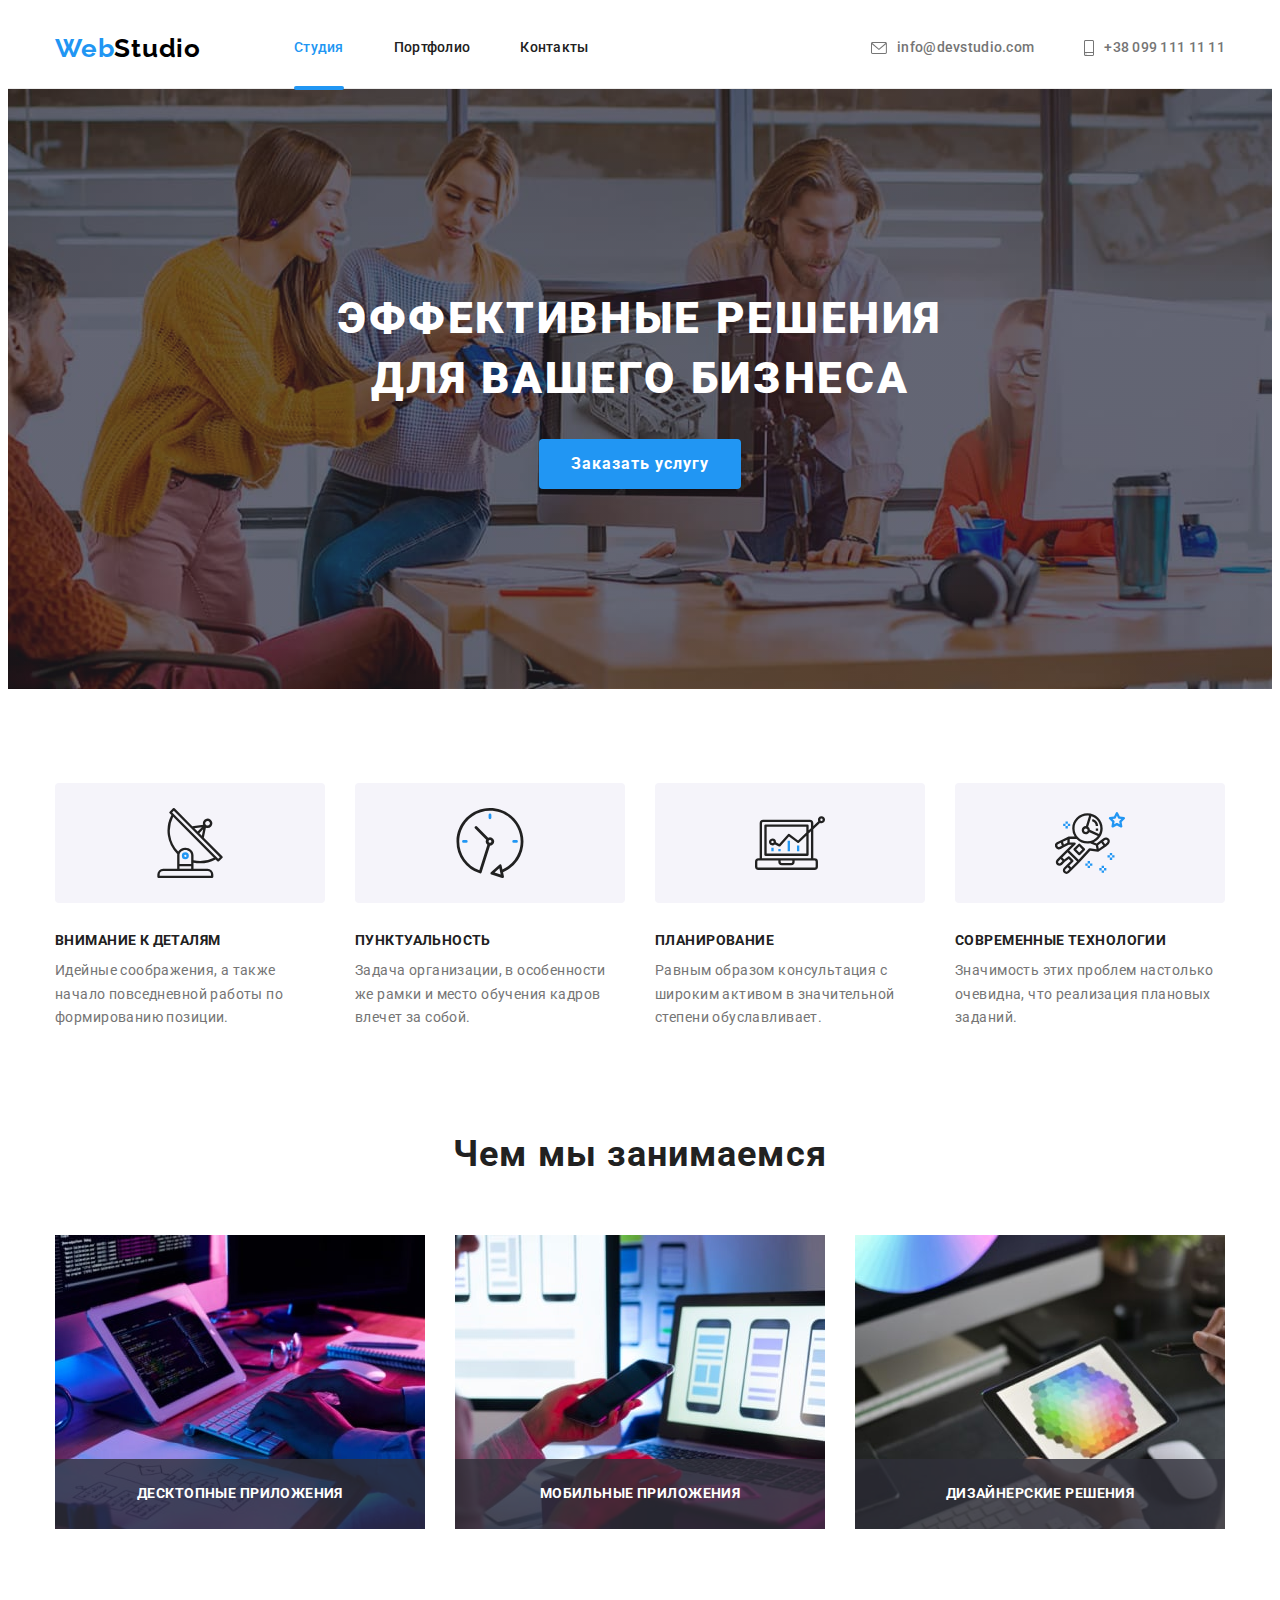
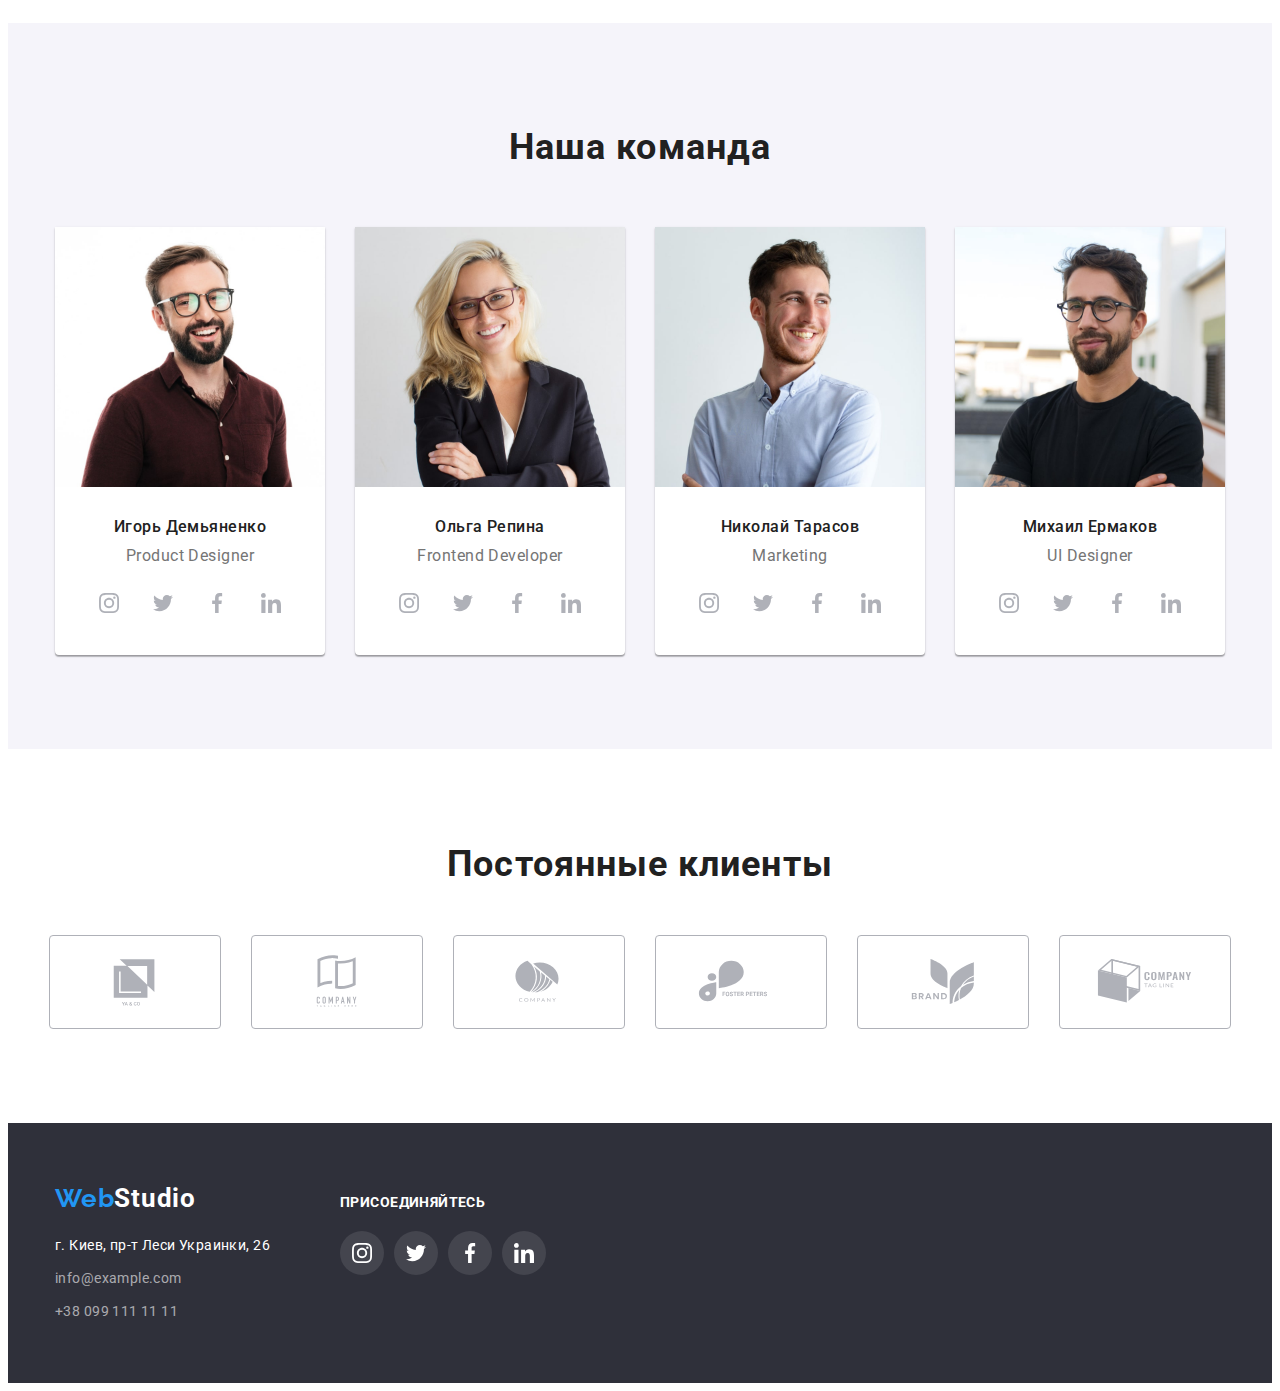
<file: index.html>
<!DOCTYPE html>
<html lang="ru">
  <head>
    <meta charset="UTF-8" />
    <meta http-equiv="X-UA-Compatible" content="IE=edge" />
    <meta name="viewport" content="width=device-width, initial-scale=1.0" />
    <title>Document</title>
    <link rel="preconnect" href="https://fonts.googleapis.com" />
    <link rel="preconnect" href="https://fonts.gstatic.com" crossorigin />
    <link
      href="https://fonts.googleapis.com/css2?family=Raleway:wght@700&family=Roboto:wght@400;500;700;900&display=swap"
      rel="stylesheet"
    />
    <link
      rel="stylesheet"
      href="https://cdnjs.cloudflare.com/ajax/libs/modern-normalize/1.1.0/modern-normalize.min.css"
      integrity="sha512-wpPYUAdjBVSE4KJnH1VR1HeZfpl1ub8YT/NKx4PuQ5NmX2tKuGu6U/JRp5y+Y8XG2tV+wKQpNHVUX03MfMFn9Q=="
      crossorigin="anonymous"
      referrerpolicy="no-referrer"
    />
    <link rel="stylesheet" href="./css/styles.css" />
  </head>
  <body>
    <!-- header -->
    <header class="header">
      <div class="container header-main">
        <a class="header-logo-secondary link" href="./index.html"
          ><span class="header-logo-main">Web</span>Studio</a
        >
        <nav class="header-navigation">
          <ul class="header-list list">
            <li class="header-item">
              <a class="header-link priority link" href="./index.html">Студия</a>
            </li>
            <li class="header-item">
              <a class="header-link link" href="./portfolio.html">Портфолио</a>
            </li>
            <li class="header-item"><a class="header-link link" href="">Контакты</a></li>
          </ul>
        </nav>
        <ul class="header-contacts list">
          <li class="item">
            <a class="header-mail link" href="mailto:info@devstudio.com">
              <svg class="header-contacts-icon svg-aktiv" width="16" height="12">
                <use href="./images/symbol-defs.svg#icon-mail"></use>
              </svg>
              info@devstudio.com</a
            >
          </li>
          <li class="item">
            <a class="header-tel link" href="tel:+380991111111">
              <svg class="header-contacts-icon svg-aktiv" width="10" height="16">
                <use href="./images/symbol-defs.svg#icon-smartphone"></use>
              </svg>
              +38 099 111 11 11</a
            >
          </li>
        </ul>
      </div>
    </header>
    <main>
      <!-- герой -->
      <section class="hero">
        <h1 class="hero-title">Эффективные решения для вашего бизнеса</h1>
        <button data-modal-open class="hero-btn" type="button">Заказать услугу</button>
      </section>
      <!-- особености -->
      <section class="dignity section">
        <div class="container">
          <h2 hidden>особености</h2>
          <ul class="dignity-list list">
            <li class="dignity-item">
              <div class="thumb">
                <svg class="dignity-item-icon svg" width="70" height="70">
                  <use href="./images/symbol-defs.svg#icon-antenna"></use>
                </svg>
              </div>
              <h3 class="dignity-title">Внимание к деталям</h3>
              <p class="dignity-text">
                Идейные соображения, а также начало повседневной работы по формированию позиции.
              </p>
            </li>
            <li class="dignity-item">
              <div class="thumb">
                <svg class="dignity-item-icon svg" width="70" height="70">
                  <use href="./images/symbol-defs.svg#icon-clock"></use>
                </svg>
              </div>
              <h3 class="dignity-title">Пунктуальность</h3>
              <p class="dignity-text">
                Задача организации, в особенности же рамки и место обучения кадров влечет за собой.
              </p>
            </li>
            <li class="dignity-item">
              <div class="thumb">
                <svg class="dignity-item-icon svg" width="70" height="70">
                  <use href="./images/symbol-defs.svg#icon-diagram"></use>
                </svg>
              </div>
              <h3 class="dignity-title">Планирование</h3>
              <p class="dignity-text">
                Равным образом консультация с широким активом в значительной степени обуславливает.
              </p>
            </li>
            <li class="dignity-item">
              <div class="thumb">
                <svg class="dignity-item-icon svg" width="70" height="70">
                  <use href="./images/symbol-defs.svg#icon-astronaut"></use>
                </svg>
              </div>
              <h3 class="dignity-title">Современные технологии</h3>
              <p class="dignity-text">
                Значимость этих проблем настолько очевидна, что реализация плановых заданий.
              </p>
            </li>
          </ul>
        </div>
      </section>
      <!-- Чем мы занимаемся -->
      <section class="doing section">
        <div class="container">
          <h2 class="doing-title">Чем мы занимаемся</h2>
          <ul class="doing-list list">
            <li class="doing-item">
              <img
                class="doing-img"
                src="./images/img1.jpg"
                alt="набор алгоритма на компьютере"
                width="370"
                height="294"
              />
              <div class="box-img">
                <p class="doing-img-text">Десктопные приложения</p>
              </div>
            </li>
            <li class="doing-item">
              <img
                class="doing-img"
                src="./images/img2.jpg"
                alt="разработка мобильного приложения"
                width="370"
                height="294"
              />
              <div class="box-img">
                <p class="doing-img-text">Мобильные приложения</p>
              </div>
            </li>
            <li class="doing-item">
              <img
                class="doing-img"
                src="./images/img3.jpg"
                alt="дизайн на планшете"
                width="370"
                height="294"
              />
              <div class="box-img">
                <p class="doing-img-text">Дизайнерские решения</p>
              </div>
            </li>
          </ul>
        </div>
      </section>
      <!-- Наша команда -->
      <section class="command section">
        <div class="container">
          <h2 class="command-title">Наша команда</h2>
          <ul class="command-list list">
            <li class="command-item">
              <img
                class="command-item-img"
                src="./images/photo1.jpg "
                alt="Игорь Демьяненко"
                width="270"
                height="260"
              />
              <div class="command-item-box">
                <h3 class="command-item-title">Игорь Демьяненко</h3>
                <p class="command-item-text" lang="en">Product Designer</p>
                <ul class="command-contacts-list">
                  <li class="command-contacts-item">
                    <div class="command-thumb-icon">
                      <a class="command-thumb-link" href="https://www.instagram.com">
                        <svg class="command-item-icon svg" width="20" height="20">
                          <use href="./images/symbol-defs.svg#icon-instagram"></use>
                        </svg>
                      </a>
                    </div>
                  </li>
                  <li class="command-contacts-item">
                    <div class="command-thumb-icon">
                      <a class="command-thumb-link" href="https://twitter.com">
                        <svg class="command-item-icon svg" width="20" height="20">
                          <use href="./images/symbol-defs.svg#icon-twitter"></use>
                        </svg>
                      </a>
                    </div>
                  </li>
                  <li class="command-contacts-item">
                    <div class="command-thumb-icon">
                      <a class="command-thumb-link" href="https://www.facebook.com">
                        <svg class="command-item-icon svg" width="20" height="20">
                          <use href="./images/symbol-defs.svg#icon-facebook"></use>
                        </svg>
                      </a>
                    </div>
                  </li>
                  <li class="command-contacts-item">
                    <div class="command-thumb-icon">
                      <a class="command-thumb-link" href="https://www.instagram.com">
                        <svg class="command-item-icon svg" width="20" height="20">
                          <use href="./images/symbol-defs.svg#icon-linkedin"></use>
                        </svg>
                      </a>
                    </div>
                  </li>
                </ul>
              </div>
            </li>
            <li class="command-item">
              <img
                class="command-item-img"
                src="./images/photo2.jpg "
                alt="Ольга Репина"
                width="270"
                height="260"
              />
              <div class="command-item-box">
                <h3 class="command-item-title">Ольга Репина</h3>
                <p class="command-item-text" lang="en">Frontend Developer</p>
                <ul class="command-contacts-list">
                  <li class="command-contacts-item">
                    <div class="command-thumb-icon">
                      <a class="command-thumb-link" href="https://www.instagram.com">
                        <svg class="command-item-icon svg" width="20" height="20">
                          <use href="./images/symbol-defs.svg#icon-instagram"></use>
                        </svg>
                      </a>
                    </div>
                  </li>
                  <li class="command-contacts-item">
                    <div class="command-thumb-icon">
                      <a class="command-thumb-link" href="https://twitter.com">
                        <svg class="command-item-icon svg" width="20" height="20">
                          <use href="./images/symbol-defs.svg#icon-twitter"></use>
                        </svg>
                      </a>
                    </div>
                  </li>
                  <li class="command-contacts-item">
                    <div class="command-thumb-icon">
                      <a class="command-thumb-link" href="https://www.facebook.com">
                        <svg class="command-item-icon svg" width="20" height="20">
                          <use href="./images/symbol-defs.svg#icon-facebook"></use>
                        </svg>
                      </a>
                    </div>
                  </li>
                  <li class="command-contacts-item">
                    <div class="command-thumb-icon">
                      <a class="command-thumb-link" href="https://www.instagram.com">
                        <svg class="command-item-icon svg" width="20" height="20">
                          <use href="./images/symbol-defs.svg#icon-linkedin"></use>
                        </svg>
                      </a>
                    </div>
                  </li>
                </ul>
              </div>
            </li>
            <li class="command-item">
              <img
                class="command-item-img"
                src="./images/photo3.jpg "
                alt="Николай Тарасов"
                width="270"
                height="260"
              />
              <div class="command-item-box">
                <h3 class="command-item-title">Николай Тарасов</h3>
                <p class="command-item-text" lang="en">Marketing</p>
                <ul class="command-contacts-list">
                  <li class="command-contacts-item">
                    <div class="command-thumb-icon">
                      <a class="command-thumb-link" href="https://www.instagram.com">
                        <svg class="command-item-icon svg" width="20" height="20">
                          <use href="./images/symbol-defs.svg#icon-instagram"></use>
                        </svg>
                      </a>
                    </div>
                  </li>
                  <li class="command-contacts-item">
                    <div class="command-thumb-icon">
                      <a class="command-thumb-link" href="https://twitter.com">
                        <svg class="command-item-icon svg" width="20" height="20">
                          <use href="./images/symbol-defs.svg#icon-twitter"></use>
                        </svg>
                      </a>
                    </div>
                  </li>
                  <li class="command-contacts-item">
                    <div class="command-thumb-icon">
                      <a class="command-thumb-link" href="https://www.facebook.com">
                        <svg class="command-item-icon svg" width="20" height="20">
                          <use href="./images/symbol-defs.svg#icon-facebook"></use>
                        </svg>
                      </a>
                    </div>
                  </li>
                  <li class="command-contacts-item">
                    <div class="command-thumb-icon">
                      <a class="command-thumb-link" href="https://www.instagram.com">
                        <svg class="command-item-icon svg" width="20" height="20">
                          <use href="./images/symbol-defs.svg#icon-linkedin"></use>
                        </svg>
                      </a>
                    </div>
                  </li>
                </ul>
              </div>
            </li>
            <li class="command-item">
              <img
                class="command-item-img"
                src="./images/photo4.jpg "
                alt="Михаил Ермаков"
                width="270"
                height="260"
              />
              <div class="command-item-box">
                <h3 class="command-item-title">Михаил Ермаков</h3>
                <p class="command-item-text" lang="en">UI Designer</p>
                <ul class="command-contacts-list">
                  <li class="command-contacts-item">
                    <div class="command-thumb-icon">
                      <a class="command-thumb-link" href="https://www.instagram.com">
                        <svg class="command-item-icon svg" width="20" height="20">
                          <use href="./images/symbol-defs.svg#icon-instagram"></use>
                        </svg>
                      </a>
                    </div>
                  </li>
                  <li class="command-contacts-item">
                    <div class="command-thumb-icon">
                      <a class="command-thumb-link" href="https://twitter.com">
                        <svg class="command-item-icon svg" width="20" height="20">
                          <use href="./images/symbol-defs.svg#icon-twitter"></use>
                        </svg>
                      </a>
                    </div>
                  </li>
                  <li class="command-contacts-item">
                    <div class="command-thumb-icon">
                      <a class="command-thumb-link" href="https://www.facebook.com">
                        <svg class="command-item-icon svg" width="20" height="20">
                          <use href="./images/symbol-defs.svg#icon-facebook"></use>
                        </svg>
                      </a>
                    </div>
                  </li>
                  <li class="command-contacts-item">
                    <div class="command-thumb-icon">
                      <a class="command-thumb-link" href="https://www.instagram.com">
                        <svg class="command-item-icon svg" width="20" height="20">
                          <use href="./images/symbol-defs.svg#icon-linkedin"></use>
                        </svg>
                      </a>
                    </div>
                  </li>
                </ul>
              </div>
            </li>
          </ul>
        </div>
      </section>
      <!-- Постоянные клиенты -->
      <section class="section">
        <div class="container">
          <h2 class="clients-title">Постоянные клиенты</h2>
          <ul class="clients-list">
            <li class="clients-item">
              <a href="" class="clients-link">
                <svg class="clients-logo" width="106" height="60">
                  <use href="./images/symbol-defs.svg#icon-logo1"></use>
                </svg>
              </a>
            </li>
            <li class="clients-item">
              <a href="" class="clients-link">
                <svg class="clients-logo" width="106" height="60">
                  <use href="./images/symbol-defs.svg#icon-logo2"></use>
                </svg>
              </a>
            </li>
            <li class="clients-item">
              <a href="" class="clients-link">
                <svg class="clients-logo" width="106" height="60">
                  <use href="./images/symbol-defs.svg#icon-logo3"></use>
                </svg>
              </a>
            </li>
            <li class="clients-item">
              <a href="" class="clients-link">
                <svg class="clients-logo" width="106" height="60">
                  <use href="./images/symbol-defs.svg#icon-logo4"></use>
                </svg>
              </a>
            </li>
            <li class="clients-item">
              <a href="" class="clients-link">
                <svg class="clients-logo" width="106" height="60">
                  <use href="./images/symbol-defs.svg#icon-logo5"></use>
                </svg>
              </a>
            </li>
            <li class="clients-item">
              <a href="" class="clients-link">
                <svg class="clients-logo" width="106" height="60">
                  <use href="./images/symbol-defs.svg#icon-logo6"></use>
                </svg>
              </a>
            </li>
          </ul>
        </div>
      </section>
    </main>
    <!-- footer -->
    <footer class="footer">
      <div class="footer-cont container">
        <div class="footer-address">
          <a class="footer-logo-secondary link" href="./index.html"
            ><span class="footer-logo-main">Web</span>Studio</a
          >
          <ul class="footer-list list">
            <li class="footer-item">
              <a
                class="footer-link link"
                href="https://goo.gl/maps/hm23kZoBvh1uXd2n6"
                target="_blank"
                rel="noopener noreferrer"
                >г. Киев, пр-т Леси Украинки, 26</a
              >
            </li>
            <li class="footer-item">
              <a class="footer-mail link" href="mailto:info@example.com">info@example.com</a>
            </li>
            <li class="footer-item">
              <a class="footer-tel link" href="tel:+380991111111">+38 099 111 11 11</a>
            </li>
          </ul>
        </div>
        <div class="footer-social">
          <h3 class="footer-social-title">присоединяйтесь</h3>
          <ul class="footer-social-list">
            <li class="footer-social-item">
              <div class="footer-social-icon">
                <a class="footer-social-link" href="https://www.instagram.com">
                  <svg class="footer-social-icon svg" width="20" height="20">
                    <use href="./images/symbol-defs.svg#icon-instagram"></use>
                  </svg>
                </a>
              </div>
            </li>
            <li class="footer-social-item">
              <div class="footer-social-icon">
                <a class="footer-social-link" href="https://twitter.com">
                  <svg class="footer-social-icon svg" width="20" height="20">
                    <use href="./images/symbol-defs.svg#icon-twitter"></use>
                  </svg>
                </a>
              </div>
            </li>
            <li class="footer-social-item">
              <div class="footer-social-icon">
                <a class="footer-social-link" href="https://www.facebook.com">
                  <svg class="footer-social-icon svg" width="20" height="20">
                    <use href="./images/symbol-defs.svg#icon-facebook"></use>
                  </svg>
                </a>
              </div>
            </li>
            <li class="footer-social-item">
              <div class="footer-social-icon">
                <a class="footer-social-link" href="https://www.instagram.com">
                  <svg class="footer-social-icon svg" width="20" height="20">
                    <use href="./images/symbol-defs.svg#icon-linkedin"></use>
                  </svg>
                </a>
              </div>
            </li>
          </ul>
        </div>
      </div>
    </footer>
    <div class="backdrop is-hidden" data-modal>
      <div class="modal">
        <button type="button" class="modal-close" data-modal-close>
          <svg class="modal-close-icon" width="18" height="18">
            <use href="./images/symbol-defs.svg#icon-close"></use>
          </svg>
        </button>
      </div>
    </div>
    <script src="./js/modal.js"></script>
  </body>
</html>
</file>
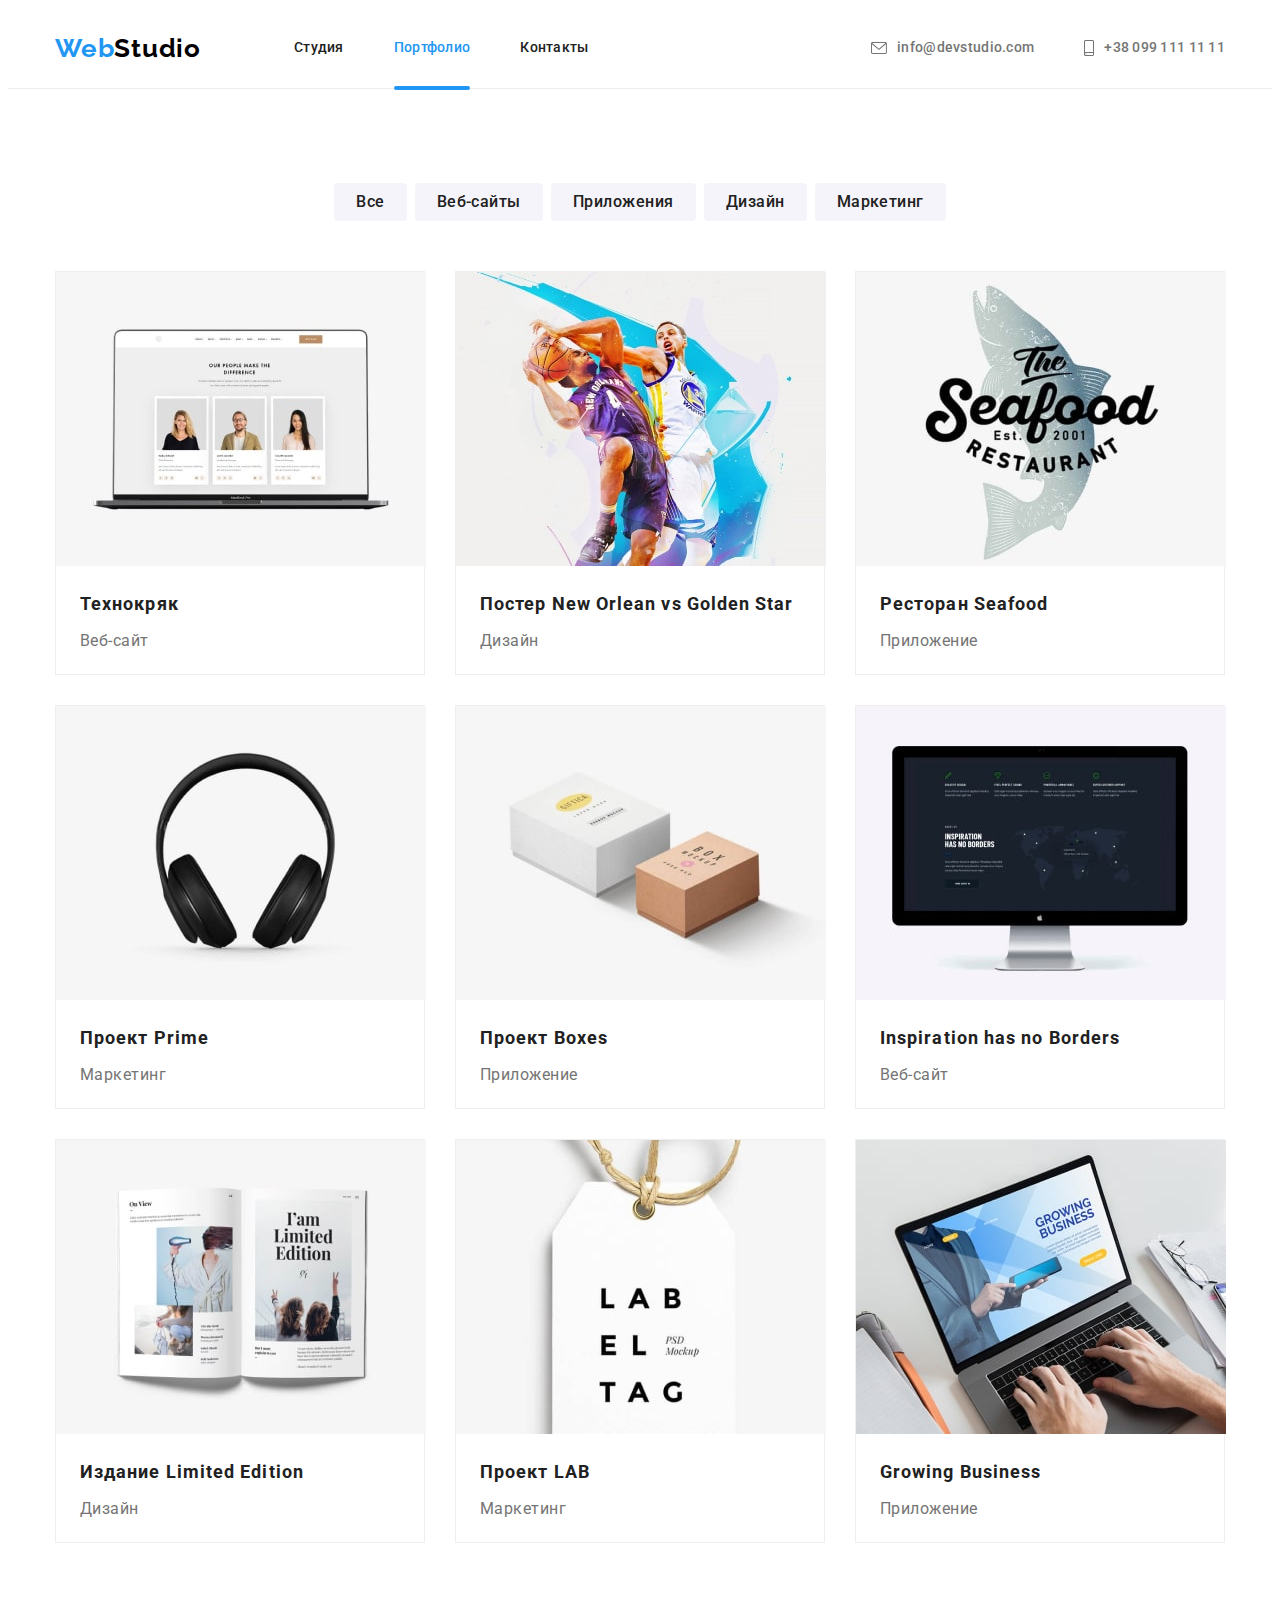
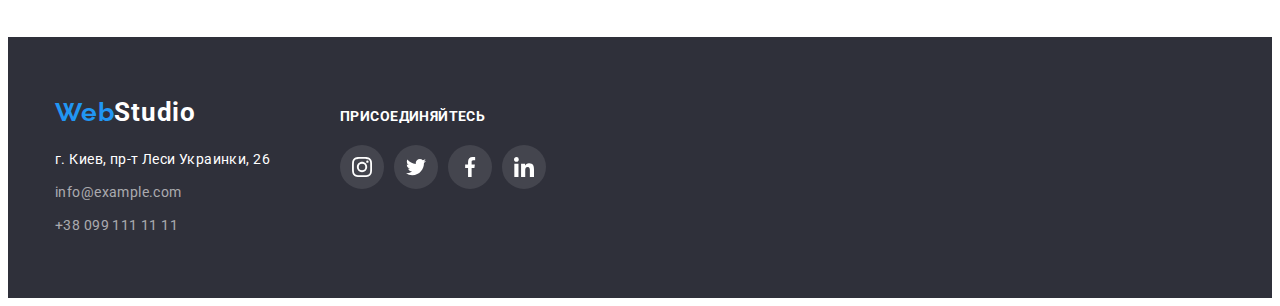
<file: portfolio.html>
<!DOCTYPE html>
<html lang="ru">
  <head>
    <meta charset="UTF-8" />
    <meta http-equiv="X-UA-Compatible" content="IE=edge" />
    <meta name="viewport" content="width=device-width, initial-scale=1.0" />
    <title>Document</title>
    <link rel="preconnect" href="https://fonts.googleapis.com" />
    <link rel="preconnect" href="https://fonts.gstatic.com" crossorigin />
    <link
      href="https://fonts.googleapis.com/css2?family=Raleway:wght@700&family=Roboto:wght@400;500;700;900&display=swap"
      rel="stylesheet"
    />
    <link
      rel="stylesheet"
      href="https://cdnjs.cloudflare.com/ajax/libs/modern-normalize/1.1.0/modern-normalize.min.css"
      integrity="sha512-wpPYUAdjBVSE4KJnH1VR1HeZfpl1ub8YT/NKx4PuQ5NmX2tKuGu6U/JRp5y+Y8XG2tV+wKQpNHVUX03MfMFn9Q=="
      crossorigin="anonymous"
      referrerpolicy="no-referrer"
    />
    <link rel="stylesheet" href="./css/styles.css" />
  </head>
  <body>
    <!-- header -->
    <header class="header">
      <div class="container header-main">
        <a class="header-logo-secondary link" href="./index.html"
          ><span class="header-logo-main">Web</span>Studio</a
        >
        <nav class="header-navigation">
          <ul class="header-list list">
            <li class="header-item">
              <a class="header-link link" href="./index.html">Студия</a>
            </li>
            <li class="header-item">
              <a class="header-link priority link" href="./portfolio.html">Портфолио</a>
            </li>
            <li class="header-item"><a class="header-link link" href="">Контакты</a></li>
          </ul>
        </nav>
        <ul class="header-contacts list">
          <li class="item">
            <a class="header-mail link" href="mailto:info@devstudio.com">
              <svg class="header-contacts-icon svg-aktiv" width="16" height="12">
                <use href="./images/symbol-defs.svg#icon-mail"></use>
              </svg>
              info@devstudio.com</a
            >
          </li>
          <li class="item">
            <a class="header-tel link" href="tel:+380991111111">
              <svg class="header-contacts-icon svg-aktiv" width="10" height="16">
                <use href="./images/symbol-defs.svg#icon-smartphone"></use>
              </svg>
              +38 099 111 11 11</a
            >
          </li>
        </ul>
      </div>
    </header>
    <main>
      <!-- портфолио -->
      <section class="portfolio section">
        <div class="container">
          <ul class="portfolio-filtr list">
            <li class="portfolio-filtr-item">
              <button type="button" class="portfolio-filtr-button">Все</button>
            </li>
            <li class="portfolio-filtr-item">
              <button type="button" class="portfolio-filtr-button">Веб-сайты</button>
            </li>
            <li class="portfolio-filtr-item">
              <button type="button" class="portfolio-filtr-button">Приложения</button>
            </li>
            <li class="portfolio-filtr-item">
              <button type="button" class="portfolio-filtr-button">Дизайн</button>
            </li>
            <li class="portfolio-filtr-item">
              <button type="button" class="portfolio-filtr-button">Маркетинг</button>
            </li>
          </ul>
          <ul class="works list">
            <li class="works-item link">
              <a class="link" href="">
                <div class="box-works-img">
                  <img
                    class="works-img"
                    src="./images/work1.jpg"
                    alt="Технокряк"
                    width="370"
                    height="294"
                  />
                  <div class="box-text-img">
                    <p class="text-img">
                      Технокряк это современная площадка распространения коронавируса. Компании
                      используют эту платформу для цифрового шпионажа и атак на защищённые сервера
                      конкурентов.
                    </p>
                  </div>
                </div>
                <div class="works-item-cont">
                  <h3 class="works-title">Технокряк</h3>
                  <p class="works-item-text">Веб-сайт</p>
                </div>
              </a>
            </li>
            <li class="works-item">
              <a class="link" href="">
                <div class="box-works-img">
                  <img
                    class="works-img"
                    src="./images/work2.jpg"
                    alt="Постер New Orlean vs Golden Star"
                    width="370"
                    height="294"
                  />
                  <div class="box-text-img">
                    <p class="text-img">
                      Технокряк это современная площадка распространения коронавируса. Компании
                      используют эту платформу для цифрового шпионажа и атак на защищённые сервера
                      конкурентов.
                    </p>
                  </div>
                </div>
                <div class="works-item-cont">
                  <h3 class="works-title">Постер New Orlean vs Golden Star</h3>
                  <p class="works-item-text">Дизайн</p>
                </div>
              </a>
            </li>
            <li class="works-item">
              <a class="link" href="">
                <div class="box-works-img">
                  <img
                    class="works-img"
                    src="./images/work3.jpg"
                    alt="Ресторан Seafood"
                    width="370"
                    height="294"
                  />
                  <div class="box-text-img">
                    <p class="text-img">
                      Технокряк это современная площадка распространения коронавируса. Компании
                      используют эту платформу для цифрового шпионажа и атак на защищённые сервера
                      конкурентов.
                    </p>
                  </div>
                </div>
                <div class="works-item-cont">
                  <h3 class="works-title">Ресторан Seafood</h3>
                  <p class="works-item-text">Приложение</p>
                </div>
              </a>
            </li>
            <li class="works-item">
              <a class="link" href="">
                <div class="box-works-img">
                  <img
                    class="works-img"
                    src="./images/work4.jpg"
                    alt="Проект Prime"
                    width="370"
                    height="294"
                  />
                  <div class="box-text-img">
                    <p class="text-img">
                      Технокряк это современная площадка распространения коронавируса. Компании
                      используют эту платформу для цифрового шпионажа и атак на защищённые сервера
                      конкурентов.
                    </p>
                  </div>
                </div>
                <div class="works-item-cont">
                  <h3 class="works-title">Проект Prime</h3>
                  <p class="works-item-text">Маркетинг</p>
                </div>
              </a>
            </li>
            <li class="works-item">
              <a class="link" href="">
                <div class="box-works-img">
                  <img
                    class="works-img"
                    src="./images/work5.jpg"
                    alt="Проект Boxes"
                    width="370"
                    height="294"
                  />
                  <div class="box-text-img">
                    <p class="text-img">
                      Технокряк это современная площадка распространения коронавируса. Компании
                      используют эту платформу для цифрового шпионажа и атак на защищённые сервера
                      конкурентов.
                    </p>
                  </div>
                </div>
                <div class="works-item-cont">
                  <h3 class="works-title">Проект Boxes</h3>
                  <p class="works-item-text">Приложение</p>
                </div>
              </a>
            </li>
            <li class="works-item">
              <a class="link" href="">
                <div class="box-works-img">
                  <img
                    class="works-img"
                    src="./images/work6.jpg"
                    alt="Inspiration has no Borders"
                    width="370"
                    height="294"
                  />
                  <div class="box-text-img">
                    <p class="text-img">
                      Технокряк это современная площадка распространения коронавируса. Компании
                      используют эту платформу для цифрового шпионажа и атак на защищённые сервера
                      конкурентов.
                    </p>
                  </div>
                </div>
                <div class="works-item-cont">
                  <h3 class="works-title">Inspiration has no Borders</h3>
                  <p class="works-item-text">Веб-сайт</p>
                </div>
              </a>
            </li>
            <li class="works-item">
              <a class="link" href="">
                <div class="box-works-img">
                  <img
                    class="works-img"
                    src="./images/work7.jpg"
                    alt="Издание Limited Edition"
                    width="370"
                    height="294"
                  />
                  <div class="box-text-img">
                    <p class="text-img">
                      Технокряк это современная площадка распространения коронавируса. Компании
                      используют эту платформу для цифрового шпионажа и атак на защищённые сервера
                      конкурентов.
                    </p>
                  </div>
                </div>
                <div class="works-item-cont">
                  <h3 class="works-title">Издание Limited Edition</h3>
                  <p class="works-item-text">Дизайн</p>
                </div>
              </a>
            </li>
            <li class="works-item">
              <a class="link" href="">
                <div class="box-works-img">
                  <img
                    class="works-img"
                    src="./images/work8.jpg"
                    alt="Проект LAB"
                    width="370"
                    height="294"
                  />
                  <div class="box-text-img">
                    <p class="text-img">
                      Технокряк это современная площадка распространения коронавируса. Компании
                      используют эту платформу для цифрового шпионажа и атак на защищённые сервера
                      конкурентов.
                    </p>
                  </div>
                </div>
                <div class="works-item-cont">
                  <h3 class="works-title">Проект LAB</h3>
                  <p class="works-item-text">Маркетинг</p>
                </div>
              </a>
            </li>
            <li class="works-item">
              <a class="link" href="">
                <div class="box-works-img">
                  <img
                    class="works-img"
                    src="./images/work9.jpg"
                    alt="Growing Business"
                    width="370"
                    height="294"
                  />
                  <div class="box-text-img">
                    <p class="text-img">
                      Технокряк это современная площадка распространения коронавируса. Компании
                      используют эту платформу для цифрового шпионажа и атак на защищённые сервера
                      конкурентов.
                    </p>
                  </div>
                </div>
                <div class="works-item-cont">
                  <h3 class="works-title">Growing Business</h3>
                  <p class="works-item-text">Приложение</p>
                </div>
              </a>
            </li>
          </ul>
        </div>
      </section>
    </main>
    <!-- footer -->
    <footer class="footer">
      <div class="footer-cont container">
        <div class="footer-address">
          <a class="footer-logo-secondary link" href="./index.html"
            ><span class="footer-logo-main">Web</span>Studio</a
          >
          <ul class="footer-list list">
            <li class="footer-item">
              <a
                class="footer-link link"
                href="https://goo.gl/maps/hm23kZoBvh1uXd2n6"
                target="_blank"
                rel="noopener noreferrer"
                >г. Киев, пр-т Леси Украинки, 26</a
              >
            </li>
            <li class="footer-item">
              <a class="footer-mail link" href="mailto:info@example.com">info@example.com</a>
            </li>
            <li class="footer-item">
              <a class="footer-tel link" href="tel:+380991111111">+38 099 111 11 11</a>
            </li>
          </ul>
        </div>
        <div class="footer-social">
          <h3 class="footer-social-title">присоединяйтесь</h3>
          <ul class="footer-social-list">
            <li class="footer-social-item">
              <div class="footer-social-icon">
                <a class="footer-social-link" href="https://www.instagram.com">
                  <svg class="footer-social-icon svg" width="20" height="20">
                    <use href="./images/symbol-defs.svg#icon-instagram"></use>
                  </svg>
                </a>
              </div>
            </li>
            <li class="footer-social-item">
              <div class="footer-social-icon">
                <a class="footer-social-link" href="https://twitter.com">
                  <svg class="footer-social-icon svg" width="20" height="20">
                    <use href="./images/symbol-defs.svg#icon-twitter"></use>
                  </svg>
                </a>
              </div>
            </li>
            <li class="footer-social-item">
              <div class="footer-social-icon">
                <a class="footer-social-link" href="https://www.facebook.com">
                  <svg class="footer-social-icon svg" width="20" height="20">
                    <use href="./images/symbol-defs.svg#icon-facebook"></use>
                  </svg>
                </a>
              </div>
            </li>
            <li class="footer-social-item">
              <div class="footer-social-icon">
                <a class="footer-social-link" href="https://www.instagram.com">
                  <svg class="footer-social-icon svg" width="20" height="20">
                    <use href="./images/symbol-defs.svg#icon-linkedin"></use>
                  </svg>
                </a>
              </div>
            </li>
          </ul>
        </div>
      </div>
    </footer>
  </body>
</html>
</file>
<file: css/styles.css>
:root {
  --main-title-color: #2196f3;
  --btn-hover: #188ce8;
  --second-title-color: #212121;
  --third-tittle-color: #000000;
  --fourth-tittle-color: #ffffff;
  --main-text-color: #757575;
  --second-text-color: #ffffff;
  --subtitle-color: #000000;
  --footer-text-color: rgba(255, 255, 255, 0.6);
  --background-title-color: #2f303a;
  --dignity-bgc: #e5e5e5;
  --dgc-filter: #f5f4fa;
  --border-header: #ececec;
  --border-portfolio: #eeeeee;
  --link-color: #afb1b8;
}
body {
  font-family: Roboto, sans-serif;
  background-color: var(--second-text-color);
}
p,
h1,
h2,
h3,
h4,
h5,
h6 {
  margin: 0;
}
ul {
  margin: 0;
  padding: 0;
  list-style: none;
}
.list {
  list-style: none;
  margin: 0;
  padding: 0;
}
.link {
  text-decoration: none;
}
.container {
  box-sizing: border-box;
  width: 1200px;
  padding-left: 15px;
  padding-right: 15px;
  margin: 0 auto;
}
.svg-aktiv:hover,
.svg-aktiv:focus {
  fill: var(--main-title-color);
}
/* --------------------HEADER------------------------- */
.header {
  background-color: var(--fourth-tittle-color);
  border-bottom: 1px solid var(--border-header);
}
.header-main {
  display: flex;
  align-items: center;
}
.header-logo-main {
  font-family: Raleway;
  color: var(--main-title-color);
  font-weight: 700;
  font-size: 26px;
  line-height: 1.19;
  letter-spacing: 0.03em;
}
.header-logo-secondary {
  margin-right: 93px;
  font-family: Raleway;
  font-weight: 700;
  font-size: 26px;
  line-height: 1.19;
  letter-spacing: 0.03em;
  color: var(--third-tittle-color);
}
.header-link.priority {
  color: var(--main-title-color);
}
.header-link.priority::after {
  content: '';

  position: absolute;
  left: 0;
  bottom: -2px;
  display: flex;
  width: 100%;
  height: 4px;
  background-color: var(--main-title-color);
  border-radius: 2px;
}

.header-link:hover,
.header-link:focus,
.header-mail:hover,
.header-mail:focus,
.header-tel:focus,
.header-tel:hover,
.works-item-text:hover,
.works-item-text:focus,
.works-title:focus,
.works-title:hover {
  color: var(--main-title-color);
}
.header-list {
  display: flex;
}
.header-item:not(:last-child) {
  margin-right: 50px;
}
.header-link {
  position: relative;
  display: block;
  padding-top: 32px;
  padding-bottom: 32px;
  font-weight: 500;
  font-size: 14px;
  line-height: 1.14;
  letter-spacing: 0.02em;
  color: var(--second-title-color);
  transition: color 250ms cubic-bezier(0.4, 0, 0.2, 1);
}
.header-contacts {
  display: flex;
  margin-left: auto;
}
.header-contacts .item + .item {
  margin-left: 50px;
}
.header-contacts-icon {
  display: block;
  padding: 0;
  fill: currentColor;
  margin-right: 10px;
  justify-content: center;
}
.header-mail {
  padding-top: 32px;
  padding-bottom: 32px;
  font-weight: 500;
  font-size: 14px;
  line-height: 1.14;
  display: flex;
  align-items: center;
  letter-spacing: 0.02em;
  color: var(--main-text-color);
  transition: color 250ms cubic-bezier(0.4, 0, 0.2, 1);
}
.header-tel {
  padding-top: 32px;
  padding-bottom: 32px;
  font-weight: 500;
  display: flex;
  align-items: center;
  font-size: 14px;
  line-height: 1.14;
  letter-spacing: 0.02em;
  color: var(--main-text-color);
  transition: color 250ms cubic-bezier(0.4, 0, 0.2, 1);
}
/* --------------------BODY---------------------------------- */
.section {
  padding-top: 94px;
  padding-bottom: 94px;
}
/* --------------------HERO---------------------------------- */
.hero {
  padding: 200px 0;
  background: var(--background-title-color);
  text-align: center;
  background-image: linear-gradient(rgba(47, 48, 58, 0.4), rgba(47, 48, 58, 0.4)),
    url(../images/headerimg.jpg);
  background-repeat: no-repeat;
  background-position: 50% 50%;
}
.hero-title {
  width: 696px;
  margin-top: 0;
  margin-bottom: 30px;
  margin-left: auto;
  margin-right: auto;
  font-weight: 900;
  font-size: 44px;
  line-height: 1.36;
  text-align: center;
  letter-spacing: 0.06em;
  text-transform: uppercase;
  color: var(--second-text-color);
}
.hero-btn:hover {
  background: var(--btn-hover);
  box-shadow: 0px 4px 4px rgba(0, 0, 0, 0.15);
  border-radius: 4px;
}
.hero-btn {
  border-radius: 4px;
  border: 0;
  padding: 10px 32px;
  display: inline-block;
  cursor: progress;
  font-family: inherit;
  font-weight: 700;
  font-size: 16px;
  line-height: 1.875;
  align-items: center;
  text-align: center;
  letter-spacing: 0.06em;
  color: var(--fourth-tittle-color);
  background: var(--main-title-color);
  box-shadow: 0px 4px 4px rgba(0, 0, 0, 0.15);
}
/* --------------------ОСОБЕНОСТИ-------------------------------- */
.dignity {
  margin-top: 0px;
  margin-bottom: 0px;
  padding-top: 94px;
  padding-bottom: 94px;
}
.dignity-title {
  margin-top: 0;
  margin-bottom: 10px;
  font-weight: 700;
  font-size: 14px;
  line-height: 1.14;
  letter-spacing: 0.03em;
  text-transform: uppercase;
  color: var(--second-title-color);
}
.dignity-list {
  display: flex;
  margin-top: 0px;
  margin-bottom: 0px;
}
.thumb {
  width: 270px;
  height: 120px;
  display: flex;
  justify-content: center;
  align-items: center;
  background: var(--dgc-filter);
  border-radius: 4px;
  margin-bottom: 30px;
  /* background-size: contain;
  background-repeat: no-repeat;
  background-position: center; */
}
.dignity-item {
  width: 270px;
}
.dignity-item + .dignity-item {
  margin-left: 30px;
}
.dignity-item-icon {
  display: block;
  justify-content: center;
  align-items: center;
}
.dignity-text {
  margin-top: 0px;
  margin-bottom: 0px;
  font-size: 14px;
  line-height: 1.71;
  letter-spacing: 0.03em;
  color: var(--main-text-color);
}
/* --------------------ЧЕМ МЫ ЗАНИМАЕМСЯ------------------------- */
.doing.section {
  padding-top: 0;
}
.doing-title {
  margin-top: 0;
  margin-bottom: 50px;
  font-weight: 700;
  font-size: 36px;
  line-height: 1.67;
  text-align: center;
  letter-spacing: 0.03em;
  color: var(--second-title-color);
}
.doing-list {
  display: flex;
}
.doing-item + .doing-item {
  margin-left: 30px;
}
.doing-item {
  position: relative;
}
.doing-img {
  display: block;
  max-width: 100%;
  height: auto;
}
.box-img {
  display: flex;
  position: absolute;
  bottom: 0;
  width: 370px;
  height: 70px;
  justify-content: center;
  align-items: center;
  background-color: rgba(47, 48, 58, 0.8);
}
.doing-img-text {
  font-weight: 700;
  font-size: 14px;
  line-height: 1.42;
  text-align: center;
  letter-spacing: 0.03em;
  text-transform: uppercase;

  color: var(--fourth-tittle-color);
}
/* --------------------НАША КОМАНДА------------------------------ */
.command {
  background-color: var(--dgc-filter);
}
.command-list {
  display: flex;
}
.command-item {
  background: var(--fourth-tittle-color);
  box-shadow: 0px 1px 3px rgba(0, 0, 0, 0.12), 0px 1px 1px rgba(0, 0, 0, 0.14),
    0px 2px 1px rgba(0, 0, 0, 0.2);
  border-radius: 0px 0px 4px 4px;
}
.command-item:not(:nth-child(4n)) {
  margin-right: 30px;
}
.command-title {
  margin-top: 0;
  margin-bottom: 50px;
  font-weight: 700;
  font-size: 36px;
  line-height: 1.67;
  text-align: center;
  letter-spacing: 0.03em;
  color: var(--second-title-color);
}
.command-item-img {
  display: block;
  max-width: 100%;
  height: auto;
  margin-top: 0;
  margin-bottom: 0;
}
.command-item-box {
  padding-top: 30px;
  padding-bottom: 30px;
}
.command-item-title {
  margin-top: 0;
  margin-bottom: 10px;
  font-weight: 500;
  font-size: 16px;
  line-height: 1.187;
  text-align: center;
  letter-spacing: 0.03em;
  color: var(--second-title-color);
}
.command-item-text {
  margin-top: 0;
  margin-bottom: 16px;
  font-size: 16px;
  line-height: 1.187;
  text-align: center;
  letter-spacing: 0.03em;
  color: var(--main-text-color);
}
.command-contacts-list {
  display: flex;
  justify-content: center;
}
.command-contacts-item + .command-contacts-item {
  margin-left: 10px;
}
.command-thumb-link:focus,
.command-thumb-link:hover {
  color: var(--second-text-color);
  background-color: var(--main-title-color);
}
.command-thumb-link {
  width: 44px;
  height: 44px;
  display: flex;
  align-items: center;
  justify-content: center;
  border-radius: 50%;
  background-color: var(--second-text-color);
  color: var(--link-color);

  transition: color 250ms cubic-bezier(0.4, 0, 0.2, 1),
    background-color 250ms cubic-bezier(0.4, 0, 0.2, 1);
}
.command-item-icon {
  fill: currentColor;
}
/* --------------------Постоянные клиенты----------------------- */
.clients-title {
  font-weight: 700;
  font-size: 36px;
  line-height: 1.17;
  text-align: center;
  margin-bottom: 50px;
  letter-spacing: 0.03em;
  color: var(--second-title-color);
}
.clients-list {
  display: flex;
  justify-content: center;
}
.clients-item + .clients-item {
  margin-left: 30px;
}
.clients-link:hover,
.clients-link:focus {
  color: var(--main-title-color);
  border: 1px solid var(--main-title-color);
}
.clients-link {
  display: flex;
  width: 170px;
  height: 92px;
  justify-content: center;
  align-items: center;
  border: 1px solid var(--link-color);
  color: var(--link-color);
  background-color: var(--second-text-color);
  border-radius: 4px;
  transition: color 250ms cubic-bezier(0.4, 0, 0.2, 1),
    background-color 250ms cubic-bezier(0.4, 0, 0.2, 1);
}
.clients-logo {
  fill: currentColor;
}
/* --------------------FOOTER----------------------------------- */
.footer {
  padding: 60px 0;
  background: var(--background-title-color);
}
.footer-cont {
  display: flex;
  align-items: baseline;
}
.footer-logo-main {
  font-family: Raleway;
  color: var(--main-title-color);
  font-weight: 700;
  font-size: 26px;
  line-height: 1.19;
  letter-spacing: 0.03em;
}
.footer-logo-secondary {
  font-weight: 700;
  font-size: 26px;
  line-height: 1.19;
  letter-spacing: 0.03em;
  color: var(--fourth-tittle-color);
}
.footer-list {
  margin-top: 20px;
}
.footer-item + .footer-item {
  margin-top: 9px;
}
.footer-link {
  display: flex;
  font-size: 14px;
  line-height: 1.71;
  letter-spacing: 0.03em;
  color: var(--second-text-color);
}
.footer-mail {
  font-size: 14px;
  line-height: 1.71;
  letter-spacing: 0.03em;
  color: var(--footer-text-color);
}
.footer-tel {
  font-size: 14px;
  line-height: 1.71;
  letter-spacing: 0.03em;
  color: var(--footer-text-color);
}
.footer-social {
  margin-left: 70px;
}
.footer-social-title {
  font-weight: 700;
  font-size: 14px;
  margin-bottom: 20px;
  line-height: 1.14;
  letter-spacing: 0.03em;
  text-transform: uppercase;
  color: var(--fourth-tittle-color);
}

.footer-social-list {
  display: flex;
  justify-content: center;
}
.footer-social-item + .footer-social-item {
  margin-left: 10px;
}
.footer-social-link:focus,
.footer-social-link:hover {
  color: var(--fourth-tittle-color);
  background-color: var(--main-title-color);
}
.footer-social-link {
  width: 44px;
  height: 44px;
  display: flex;
  align-items: center;
  justify-content: center;
  border-radius: 50%;
  background-color: rgba(255, 255, 255, 0.1);
  color: var(--fourth-tittle-color);
  transition: color 250ms cubic-bezier(0.4, 0, 0.2, 1),
    background-color 250ms cubic-bezier(0.4, 0, 0.2, 1);
}
.footer-social-icon {
  fill: currentColor;
}

/* --------------------PORTFOLIO----------------------------- */
.portfolio-filtr-button:active,
.portfolio-filtr-button:hover,
.portfolio-filtr-button:focus {
  font-family: Roboto, sans-serif;
  padding: 6px 22px;
  font-weight: 500;
  font-size: 16px;
  line-height: 1.62;
  text-align: center;
  letter-spacing: 0.03em;
  color: var(--fourth-tittle-color);
  background-color: var(--main-title-color);
  box-shadow: 0px 3px 1px rgba(0, 0, 0, 0.1), 0px 1px 2px rgba(0, 0, 0, 0.08),
    0px 2px 2px rgba(0, 0, 0, 0.12);
  border-radius: 4px;
}
.portfolio-filtr {
  display: flex;
  justify-content: center;
  margin-top: 0;
  margin-bottom: 50px;
}
.portfolio-filtr-item:not(:last-child) {
  margin-right: 8px;
}
.portfolio-filtr-button {
  border: 0;
  border-radius: 4px;
  padding: 6px 22px;
  font-family: Roboto, sans-serif;
  cursor: pointer;
  font-weight: 500;
  font-size: 16px;
  line-height: 1.62;
  letter-spacing: 0.03em;
  color: var(--second-title-color);
  background-color: var(--dgc-filter);
  transition: color 250ms cubic-bezier(0.4, 0, 0.2, 1);
}
/* ---------------works-------------------------- */
.works {
  display: flex;
  flex-wrap: wrap;
}
.works-img {
  display: block;
  max-width: 100%;
  height: auto;
}
.box-works-img {
  width: 370px;
  height: 294px;
  position: relative;
  overflow: hidden;
}
.works-item:hover .box-text-img {
  transform: translateY(0);
}
.box-text-img {
  position: absolute;
  top: 0;
  padding: 63px 24px;
  display: flex;
  justify-content: center;
  align-items: center;
  background-color: rgba(33, 150, 243, 0.9);

  transform: translateY(100%);
  transition: transform 250ms cubic-bezier(0.4, 0, 0.2, 1);
}
.text-img {
  font-weight: normal;
  font-size: 18px;
  line-height: 1.56;
  letter-spacing: 0.03em;
  color: var(--second-text-color);
}
.works-item-cont {
  padding: 20px 24px;
}
.works-item:hover,
.works-item:focus {
  background-color: var(--fourth-tittle-color);
  border: 1px solid #eeeeee;
  box-sizing: border-box;
  box-shadow: 0px 1px 1px rgba(0, 0, 0, 0.12), 0px 4px 4px rgba(0, 0, 0, 0.06),
    1px 4px 6px rgba(0, 0, 0, 0.16);
}
.works-item {
  background: var(--footer-text-color);
  border: 1px solid var(--border-portfolio);
  box-sizing: border-box;
  width: 370px;
  height: 404px;
  margin-right: 30px;
  font-weight: 700;
  font-size: 18px;
  line-height: 2;
  letter-spacing: 0.06em;
  color: var(--second-title-color);
}
.works-item:nth-child(3n) {
  margin-right: 0;
}
.works-item:nth-child(n + 4) {
  margin-top: 30px;
}
.works-title {
  margin-bottom: 4px;
  font-weight: 700;
  font-size: 18px;
  line-height: 2;
  letter-spacing: 0.06em;
  color: var(--second-title-color);
}
.works-item-text {
  font-weight: 400;
  font-size: 16px;
  line-height: 1.87;
  letter-spacing: 0.03em;
  color: var(--main-text-color);
}
/* ------------модальное окно-------------- */
.backdrop {
  width: 100vw;
  height: 100vh;
  background-color: rgba(0, 0, 0, 0.418);
  position: fixed;
  top: 0;
  transition: opacity 1000ms, visibility 1000ms;
}

.backdrop.is-hidden .modal {
  transform: scale(1.5) rotate(180deg) translate(1000px);
  transition: transform 1000ms;
}

.modal {
  width: 528px;
  min-height: 581px;
  background-color: var(--fourth-tittle-color);
  border-radius: 5px;
  position: absolute;
  top: 50%;
  left: 50%;
  transform: scale(1) rotate(0);
  transform: translate(-50%, -50%);
  transition: transform 1000ms;
}

.modal-close {
  width: 30px;
  height: 30px;
  background-color: var(--fourth-tittle-color);
  border: 1px solid rgba(0, 0, 0, 0.1);
  box-sizing: border-box;
  border-radius: 50%;
  position: absolute;
  top: 8px;
  right: 8px;
  display: flex;
  align-items: center;
  justify-content: center;
}

.is-hidden {
  visibility: hidden;
  opacity: 0;
  pointer-events: none;
}
</file>
